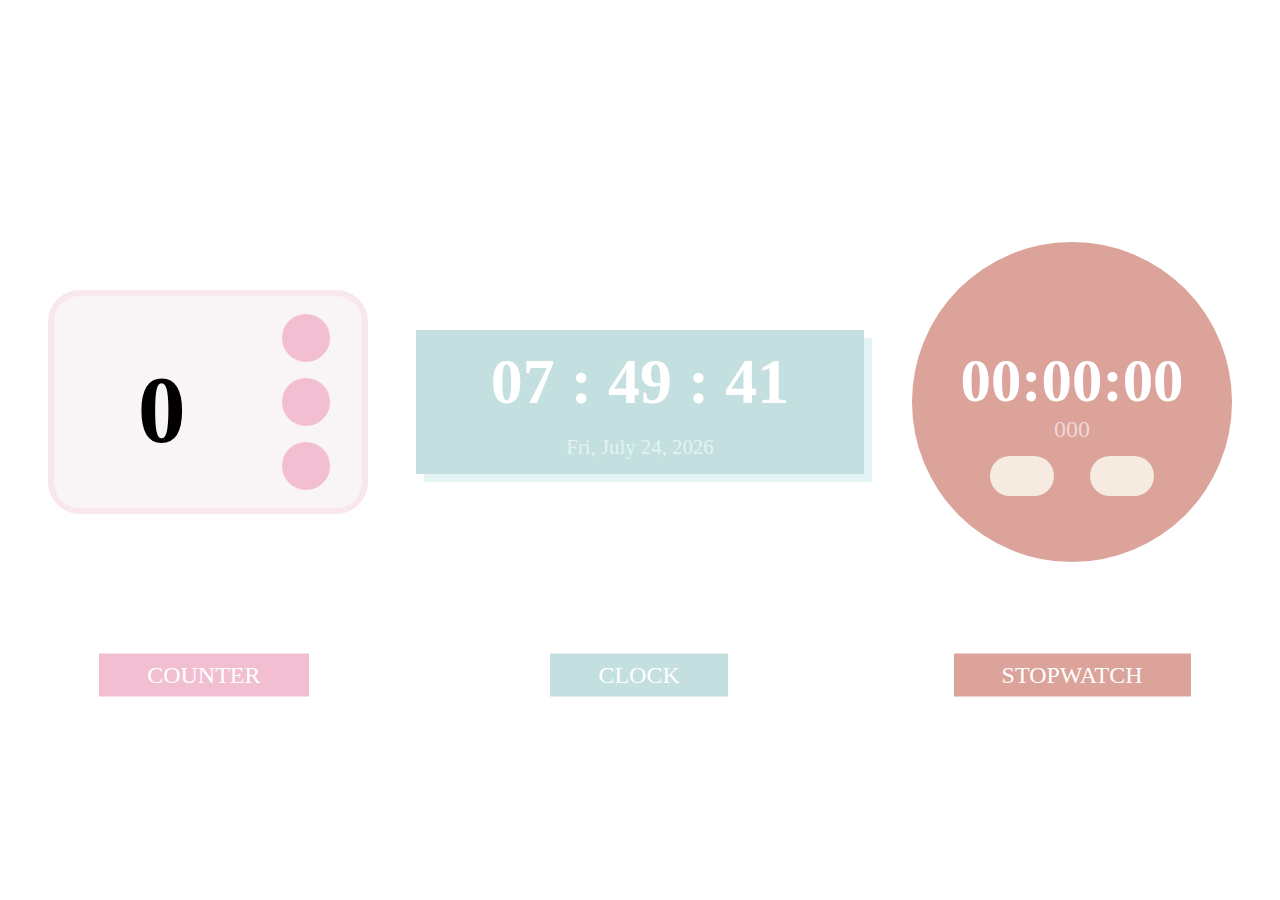
<file: counter_clock_stopwatch/index.html>
<!DOCTYPE html>
<html lang="en">
<head>
    <meta charset="UTF-8">
    <meta http-equiv="X-UA-Compatible" content="IE=edge">
    <meta name="viewport" content="width=device-width, initial-scale=1.0">
    <title>_counter_clock_stopwatch_</title>

    <link rel="stylesheet" href="https://cdnjs.cloudflare.com/ajax/libs/font-awesome/6.4.0/css/all.min.css" integrity="sha512-iecdLmaskl7CVkqkXNQ/ZH/XLlvWZOJyj7Yy7tcenmpD1ypASozpmT/E0iPtmFIB46ZmdtAc9eNBvH0H/ZpiBw==" crossorigin="anonymous" referrerpolicy="no-referrer" />
    <link rel="stylesheet" href="style.css" />
</head>
<body>
    <div class="counter-container">
        <div id="counter-div">
            <span id="count">0</span>
            <div id="counter-button-div">
                <button class="btn increase">
                    <i class="fa-solid fa-caret-up"></i>
                </button>
                <button class="btn reset">
                    <i class="fa-solid fa-repeat"></i>
                </button>
                <button class="btn decrease">
                    <i class="fa-solid fa-caret-down"></i>
                </button>
            </div>
        </div>
        <span id="name-span">COUNTER</span>
    </div>

    <div class="clock-container">
        <div id="clock-div">
            <span id="clock">00 : 00 : 00</span>
            <span id="date">asdf</span>
        </div>
        <span id="name-span">CLOCK</span>
    </div>

    <div class="stopwatch-container">
        <div id="stopwatch-div">
            <div id="time-div">
                <p id="time-p">00:00:00</p>
                <span id="time-ms">000</span>
            </div>
            <div id="stopwatch-btn">
                <button id="reset-button"><i class="fa-solid fa-minus"></i></button>
                <button id="click-button">
                    <i class="fa-solid fa-play" id="start-icon"></i>
                    <i class="fa-solid fa-pause hidden" id="pause-icon"></i>
                </button>
            </div>
        </div>
        <span id="name-span">STOPWATCH</span>
    </div>

    <script src="js/counter.js"></script>
    <script src="js/clock.js"></script>
    <script src="js/stopwatch.js"></script>
</body>
</html>
</file>
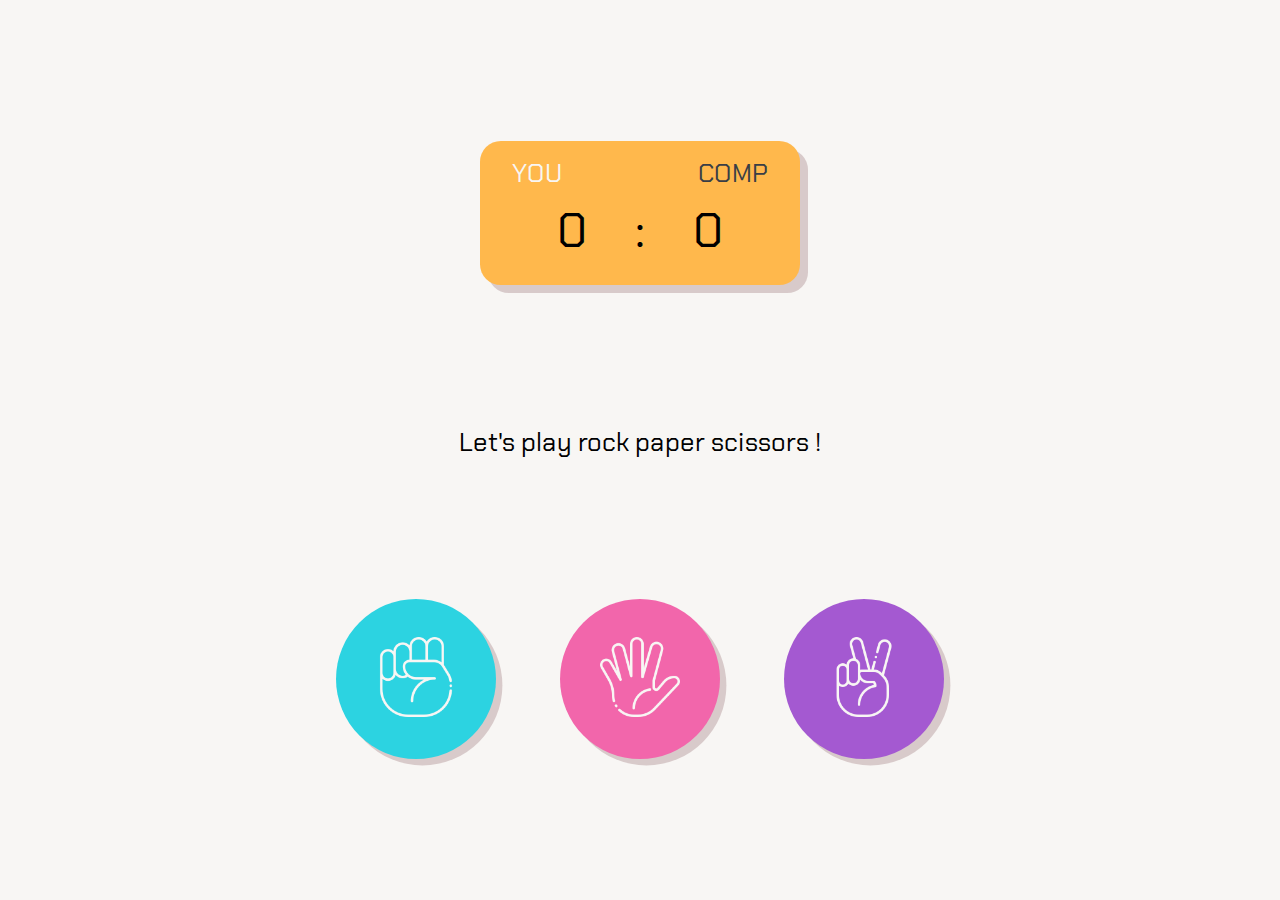
<file: rock_paper_scissors/index.html>
<!DOCTYPE html>
<html lang="en">
<head>
    <meta charset="UTF-8">
    <meta http-equiv="X-UA-Compatible" content="IE=edge">
    <meta name="viewport" content="width=device-width, initial-scale=1.0">
    <title>_rock_paper_scissors_</title>

    <link rel="stylesheet" href="style.css" />
</head>
<body>
    <div id="score-div">
        <div id="label-div">
            <p id="your-label">YOU</p>
            <p id="computer-label">COMP</p>
        </div>
        <span id="your-score">0</span> &nbsp&nbsp : &nbsp&nbsp <span id="computer-score">0</span>
    </div>
    
    <div id="result-div">
        <p>Let's play rock paper scissors !</p>
    </div>

    <div id="rps-button">
        <button class="rps-choice" id="rock">
            <img src="img/rock.png" />
        </button>
        <button class="rps-choice" id="paper">
            <img src="img/paper.png" />
        </button>
        <button class="rps-choice" id="scissors">
            <img src="img/scissors.png" />
        </button>
    </div>

    <script src="script.js"></script>
</body>
</html>
</file>
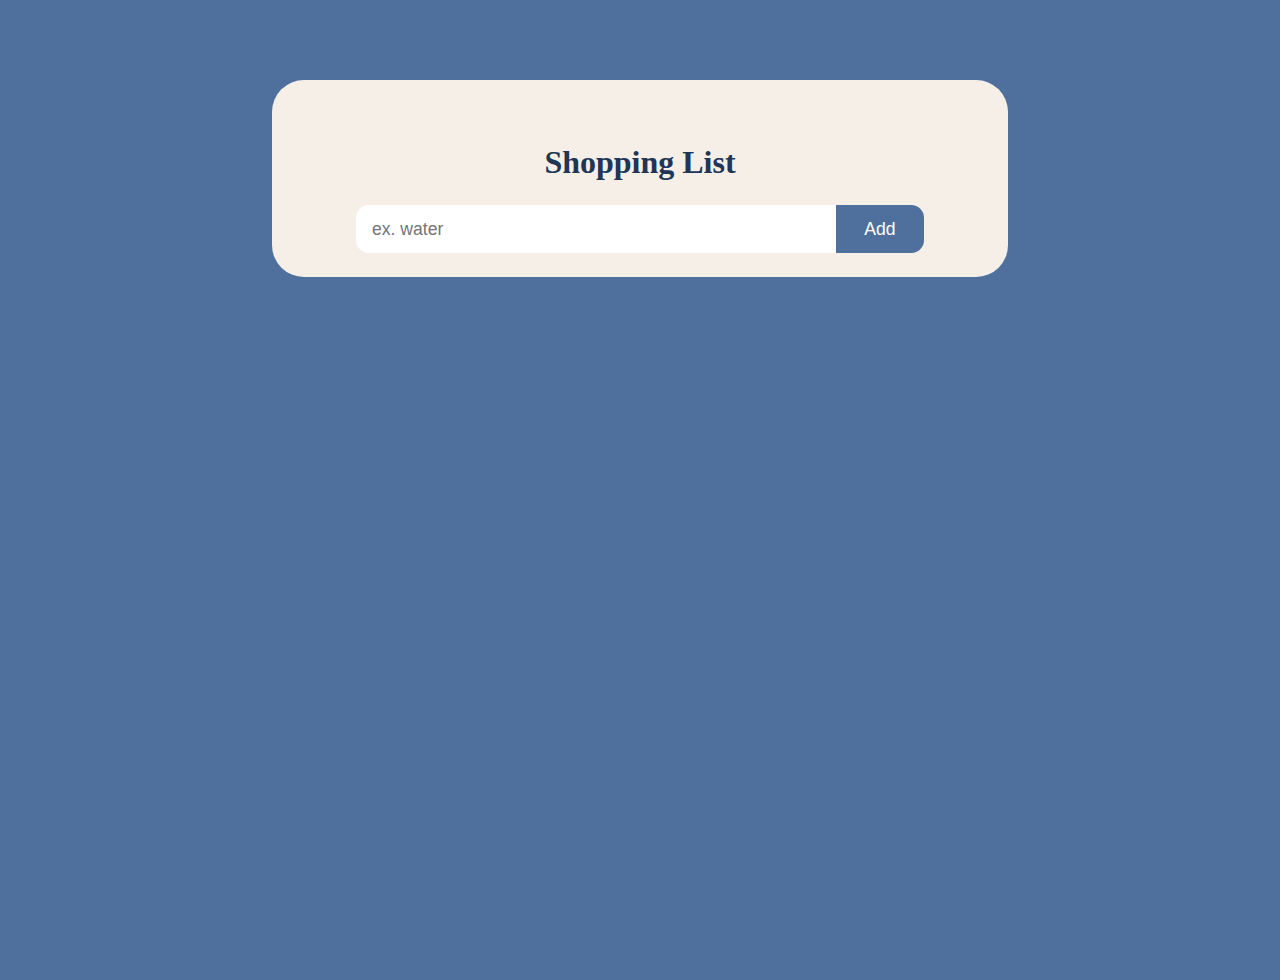
<file: shopping_list/index.html>
<!DOCTYPE html>
<html lang="en">
<head>
    <meta charset="UTF-8">
    <meta http-equiv="X-UA-Compatible" content="IE=edge">
    <meta name="viewport" content="width=device-width, initial-scale=1.0">
    <title>_shopping_list_</title>

    <link rel="stylesheet" href="https://cdnjs.cloudflare.com/ajax/libs/font-awesome/6.4.0/css/all.min.css" integrity="sha512-iecdLmaskl7CVkqkXNQ/ZH/XLlvWZOJyj7Yy7tcenmpD1ypASozpmT/E0iPtmFIB46ZmdtAc9eNBvH0H/ZpiBw==" crossorigin="anonymous" referrerpolicy="no-referrer" />
    <link rel="stylesheet" href="style.css"/>
</head>
<body>
    <div id="list-container">
        <div id="shopping-div">
            <span>Shopping List</span>
            <div id="shopping-input">
                <input id="shopping-item" type="text" placeholder="ex. water"/>
                <button id="item-button" type="button">Add</button>
            </div>
            <p id="alert-p"></p>
        </div>

        <div class="hidden" id="list-div">
            <div id="inventory-div"></div>
            <button id="clear-button" type="button">Clear</button>
        </div>
    </div>

    <script src="script.js"></script>
</body>
</html>
</file>
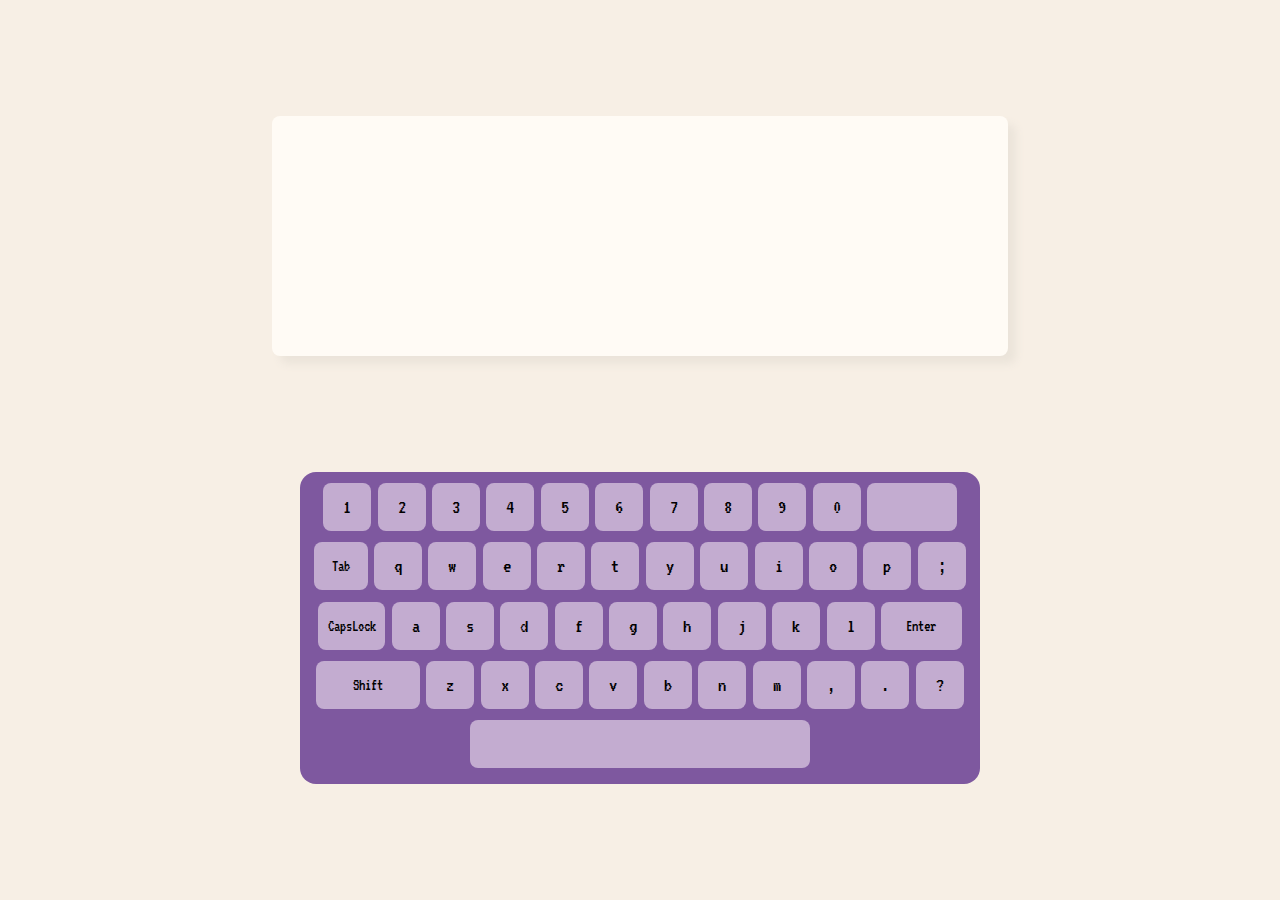
<file: virtual_keyboard/index.html>
<!DOCTYPE html>
<html lang="en">
<head>
    <meta charset="UTF-8">
    <meta http-equiv="X-UA-Compatible" content="IE=edge">
    <meta name="viewport" content="width=device-width, initial-scale=1.0">
    <title>_virtual_keyboard_</title>

    <link rel="stylesheet" href="https://cdnjs.cloudflare.com/ajax/libs/font-awesome/6.4.0/css/all.min.css" integrity="sha512-iecdLmaskl7CVkqkXNQ/ZH/XLlvWZOJyj7Yy7tcenmpD1ypASozpmT/E0iPtmFIB46ZmdtAc9eNBvH0H/ZpiBw==" crossorigin="anonymous" referrerpolicy="no-referrer" />
    <link rel="stylesheet" href="style.css"/>
</head>
<body>
    <div id="text-container"></div>
    
    <div id="keyboard-container">
        <div class="row">
            <div class="key">1</div>
            <div class="key">2</div>
            <div class="key">3</div>
            <div class="key">4</div>
            <div class="key">5</div>
            <div class="key">6</div>
            <div class="key">7</div>
            <div class="key">8</div>
            <div class="key">9</div>
            <div class="key">0</div>
            <div class="backspace"><i class="fa-solid fa-left-long"></i></div>
        </div>
        <div class="row">
            <div class="tab">Tab</div>
            <div class="key">q</div>
            <div class="key">w</div>
            <div class="key">e</div>
            <div class="key">r</div>
            <div class="key">t</div>
            <div class="key">y</div>
            <div class="key">u</div>
            <div class="key">i</div>
            <div class="key">o</div>
            <div class="key">p</div>
            <div class="key">;</div>
        </div>
        <div class="row">
            <div class="capslock">CapsLock</div>
            <div class="key">a</div>
            <div class="key">s</div>
            <div class="key">d</div>
            <div class="key">f</div>
            <div class="key">g</div>
            <div class="key">h</div>
            <div class="key">j</div>
            <div class="key">k</div>
            <div class="key">l</div>
            <div class="enter">Enter</div>
        </div>
        <div class="row">
            <div class="shift">Shift</div>
            <div class="key">z</div>
            <div class="key">x</div>
            <div class="key">c</div>
            <div class="key">v</div>
            <div class="key">b</div>
            <div class="key">n</div>
            <div class="key">m</div>
            <div class="key">,</div>
            <div class="key">.</div>
            <div class="key">?</div>
        </div>
        <div class="row">
            <div class="space"></div>
        </div>
    </div>

    <script src="script.js"></script>
</body>
</html>
</file>
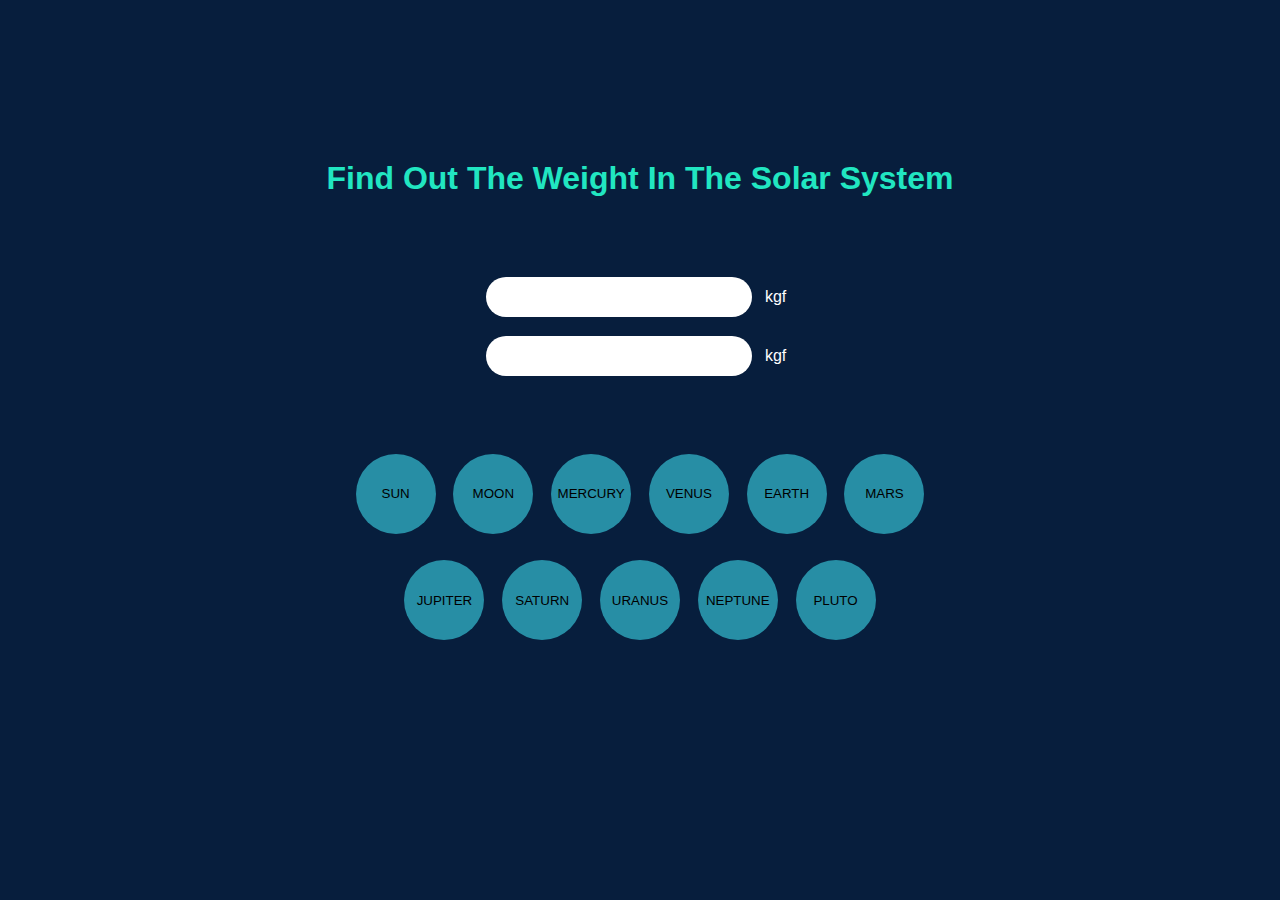
<file: weight_in_the_solar_system/index.html>
<!DOCTYPE html>
<html lang="en">
<head>
    <meta charset="UTF-8">
    <meta http-equiv="X-UA-Compatible" content="IE=edge">
    <meta name="viewport" content="width=device-width, initial-scale=1.0">
    <title>_weight_in_the_solar_system_</title>
    <link rel="stylesheet", href="style.css" />
    <link rel="stylesheet" href="https://cdnjs.cloudflare.com/ajax/libs/font-awesome/6.4.0/css/all.min.css" integrity="sha512-iecdLmaskl7CVkqkXNQ/ZH/XLlvWZOJyj7Yy7tcenmpD1ypASozpmT/E0iPtmFIB46ZmdtAc9eNBvH0H/ZpiBw==" crossorigin="anonymous" referrerpolicy="no-referrer" />
</head>
<body>
    <header>
        <h1>Find Out The Weight In The Solar System</h1>
    </header>
    <main>
        <div class="index-container">
            <div id="input-container">
                <input class="input-text" type="text">
                <label>kgf</label>
            </div>
            <div id="icon">
                <i class="fa-solid fa-angles-down"></i>
            </div>
            <div id="output-container">
                <input class="output-text" type="text" readonly>
                <label>kgf</label>
            </div>
        </div>
        <div id="btn-container">
            <div id="btn1-container">
                <button class="btn sun">SUN</button>
                <button class="btn moon">MOON</button>
                <button class="btn mercury">MERCURY</button>
                <button class="btn venus">VENUS</button>
                <button class="btn earth">EARTH</button>
                <button class="btn mars">MARS</button>
            </div>
            <div id="btn2-container">
                <button class="btn jupiter">JUPITER</button>
                <button class="btn saturn">SATURN</button>
                <button class="btn uranus">URANUS</button>
                <button class="btn neptune">NEPTUNE</button>
                <button class="btn pluto">PLUTO</button>
            </div>
        </div>
    </main>

    <script src="script.js"></script>
</body>
</html>
</file>
<file: counter_clock_stopwatch/style.css>
:root {
    --counter1: #f9f5f6;
    --counter2: #f8e8ee;
    --counter3: #fdcedf;
    --counter4: #f2bed1;

    --clock1: #f8f6f4;
    --clock2: #e3f4f4;
    --clock3: #d2e9e9;
    --clock4: #c4dfdf;

    --stopwatch1: #fefcf3;
    --stopwatch2: #f5ebe0;
    --stopwatch3: #f0d7d7;
    --stopwatch4: #dba39a;

    --name-text: #5e5e5e;
}
* {
    margin: 0;
    padding: 0;
    box-sizing: border-box;
}
body {
    min-height: 100vh;
    width: 100%;
    display: flex;
    align-items: center;
    margin-top: -3rem;
    flex-direction: row;
    justify-content: space-evenly;
}
#name-span {
    font-size: 1.5rem;
    position: absolute;
    top: 75%;
    transform: translateY(-50%);
    color: #ffffff;
    padding: 0.5rem 3rem;
}

/*counter*/
#counter-div {
    background-color: var(--counter1);
    width: 20rem;
    height: 14rem;
    align-items: center;
    display: flex;
    flex-direction: row;
    justify-content: space-between;
    border-radius: 2rem;
    border: 0.4rem solid var(--counter2);
}
#count {
    font-size: 6rem;
    font-weight: 600;
    position: relative;
    top: 35%;
    left: 35%;
    transform: translate(-50%, -60%);
}
#counter-button-div {
    display: flex;
    flex-direction: column;
    justify-content: space-between;
    margin-right: 1.5rem;
}
#counter-button-div .btn {
    width: 3rem;
    height: 3rem;
    margin: 0.5rem;
    border-radius: 50%;
    border: none;
    cursor: pointer;
    text-align: center;
    font-size: 1.3rem;
    background-color: var(--counter4);
    color: #ffffff;
}
#counter-button-div .btn:hover {
    background-color: var(--counter3);
}
.counter-container #name-span {
    background-color: var(--counter4);
    margin-left: 3.2rem;
}


/*clock*/
#clock-div {
    background-color: var(--clock4);
    width: 28rem;
    height: 9rem;
    text-align: center;
    display: flex;
    flex-direction: column;
    justify-content: space-evenly;
    box-shadow: 0.5rem 0.5rem var(--clock2);
}
#clock {
    font-size: 4rem;
    font-weight: 600;
    text-align: center;
    color: #ffffff;
}
#date {
    font-weight: 400;
    font-size: 1.3rem;
    color: var(--clock2);
}
.clock-container #name-span {
    background-color: var(--clock4);
    margin-left: 8.4rem;
}


/*stopwatch*/
#stopwatch-div {
    width: 20rem;
    height: 20rem;
    border-radius: 50%;
    background-color: var(--stopwatch4);
    text-align: center;
    display: flex;
    flex-direction: column;
}
#time-p {
    margin-top: 6.5rem;
    font-size: 3.8rem;
    font-weight: 600;
    color: #ffffff;
}
#time-ms {
    font-size: 1.5rem;
    color: var(--stopwatch3);
}
#stopwatch-btn button {
    width: 4rem;
    height: 2.5rem;
    margin: 0.8rem 1rem;
    border-radius: 2rem;
    border: none;
    background-color: var(--stopwatch2);
    color: #3b3b3b;
    cursor: pointer;
}
#stopwatch-btn button:hover {
    background-color: var(--stopwatch1);
}
#stopwatch-btn i {
    width: 100%;
    height: 100%;
    position: relative;
    top: 80%;
    left: 50%;
    transform: translate(-50%, -50%);
}
.hidden {
    display: none;
}
.stopwatch-container #name-span {
    text-align: center;
    background-color: var(--stopwatch4);
    margin-left: 2.6rem;
}
</file>
<file: rock_paper_scissors/style.css>
@import url('https://fonts.googleapis.com/css2?family=Chakra+Petch:wght@600&display=swap');

:root {
    --white: #f8f6f4;
    --white-shadow: #d8caca;
    --yellow: #ffb84c;
    --pink: #f266ab;
    --pink-click: #f693c4;
    --purple: #a459d1;
    --purple-click: #ba7fdc;
    --blue: #2cd3e1;
    --blue-click: #63dee9;
    --grey: #929aab;
    --dark-grey: #393e46;
}
* {
    margin: 0;
    padding: 0;
    box-sizing: border-box;
    font-family: 'Chakra Petch', sans-serif;
}
body {
    min-height: 100vh;
    width: 100%;
    display: flex;
    flex-direction: column;
    align-items: center;
    justify-content: space-evenly;
    background-color: var(--white);
}
#score-div {
    width: 20rem;
    height: 9rem;
    background-color: var(--yellow);
    font-size: 3rem;
    border-radius: 1.3rem;
    text-align: center;
    box-shadow: 0.5rem 0.5rem var(--white-shadow);
}
#label-div {
    display: flex;
    justify-content: space-between;
    margin: 1rem 2rem 0.6rem;
    font-size: 1.6rem;
}
#your-label {
    color: var(--white);
}
#computer-label {
    color: var(--dark-grey);
}
#result-div {
    font-size: 1.6rem;
}
#result-div p::first-letter {
    text-transform: capitalize;
}
#rps-button {
    display: flex;
    flex-direction: row;
}
.rps-choice{
    width: 10rem;
    height: 10rem;
    border-radius: 50%;
    border: none;
    margin: 0 2rem;
    box-shadow: 0.4rem 0.4rem var(--white-shadow);
    cursor: pointer;
    text-align: center;
}
.rps-choice img {
    width: 50%;
}
#rock {
    background-color: var(--blue);
}
#rock:hover {
    background-color: var(--blue-click);
}
#paper {
    background-color: var(--pink);
}
#paper:hover {
    background-color: var(--pink-click);
}
#scissors {
    background-color: var(--purple);
}
#scissors:hover {
    background-color: var(--purple-click);
}

.active-win {
    color: var(--white);
}
</file>
<file: shopping_list/style.css>
:root {
    --ivory: #f5efe7;
    --light-beige: #ede1d9;
    --beige: #d8c4b6;
    --light-blue: #7392ba;
    --blue: #4f709c;
    --deep-blue: #213555;
    --alert: #d04c76;
}
* {
    margin: 0;
    padding: 0;
    box-sizing: border-box;
}
body {
    background-color: var(--blue);
    width: 100%;
    min-height: 100vh;
    overflow: hidden;
}
#list-container {
    background-color: var(--ivory);
    width: 46rem;
    margin: 5rem auto;
    border-radius: 2rem;
    align-items: center;
    justify-content: center;
    padding: 1.5rem;
}
#shopping-div {
    text-align: center;
    padding-top: 2.5rem;
}
#shopping-div span {
    font-size: 2rem;
    font-weight: 600;
    color: var(--deep-blue);
}
#shopping-input {
    display: flex;
    flex-direction: row;
    justify-content: center;
    margin-top: 1.5rem;
}
#shopping-item {
    width: 30rem;
    height: 3rem;
    padding: 0 1rem;
    font-size: 1.1rem;
    outline: none;
    border-radius: 0.8rem 0 0 0.8rem;
    border: none;
}
#item-button {
    width: 5.5rem;
    height: 3rem;
    border-radius: 0 0.8rem 0.8rem 0;
    border: none;
    cursor: pointer;
    background-color: var(--blue);
    color: #ffffff;
    font-size: 1.1rem;
}
.alert-message {
    text-align: left;
    margin: 0.4rem 5rem 0;
    color: var(--alert);
    font-weight: 600;
    font-size: 0.9rem;
}

#list-div {
    justify-content: center;
    margin: 2rem auto;
    width: 40rem;
    height: 20rem;
    text-align: center;
}
#inventory-div {
    height: 17rem;
    border-radius: 1rem;
    background-color: var(--light-beige);
    overflow-x: hidden;
    overflow-y: auto;
}
.item-div {
    margin: 0 1.3rem;
    width: 37rem;
    height: 3rem;
    display: flex;
    flex-direction: row;
    justify-content: space-between;
    align-items: center;
    padding: 0.2rem 0;
}
.item-div:not(:last-child) {
    border-style: none none dashed;
    border-color: var(--light-blue);
}
.item-div p {
    text-transform: capitalize;
    padding: 0.5rem 1rem;
}
.item-edit input {
    width: 2.5rem;
    height: 100%;
    text-align: center;
    background-color: transparent;
    border: none;
    outline: none;
    color: var(--deep-blue);
    font-weight: 600;
}
.item-edit button{
    width: 2.5rem;
    height: 2.5rem;
    border-radius: 50%;
    background-color: transparent;
    color: var(--deep-blue);
    cursor: pointer;
    margin-left: 1rem;
    border: none;
}
.item-edit button:hover {
    background-color: var(--beige);
    color: #ffffff;
}
#clear-button {
    width: 9rem;
    height: 3rem;
    border-radius: 0.8rem;
    border: none;
    cursor: pointer;
    background-color: var(--blue);
    color: #ffffff;
    font-size: 1.1rem;
    margin: 1.2rem auto;
}
#item-button:hover, #clear-button:hover {
    background-color: var(--light-blue);
}
.hidden {
    display: none;
}
</file>
<file: virtual_keyboard/style.css>
@import url('https://fonts.googleapis.com/css2?family=VT323&display=swap');

:root {
    --light-beige: #fffbf5;
    --beige: #f7efe5;
    --light-purple: #c3acd0;
    --click-light-purple: #d2bae6;
    --purple: #7e589f;
}
* {
    margin: 0;
    padding: 0;
    box-sizing: border-box;
    font-family: 'VT323', monospace;
}
body {
    background-color: var(--beige);
    min-height: 100vh;
    width: 100%;
    display: flex;
    flex-direction: column;
    align-items: center;
    justify-content: space-evenly;
}
#text-container {
    background-color: var(--light-beige);
    width: 46rem;
    height: 15rem;
    border-radius: 0.5rem;
    box-shadow: 0.5rem 0.5rem 0.5rem #ebe4da;
    padding: 0.8rem 1.2rem;
    font-size: 1.5rem;
    overflow-y: auto;
}
#keyboard-container {
    background-color: var(--purple);
    width: 42.5rem;
    height: 19.5rem;
    border-radius: 1rem;
}
#keyboard-container .row {
    display: flex;
    align-items: center;
    justify-content: center;
    margin: 0.7rem 0;
}
#keyboard-container .key {
    width: 3rem;
    height: 3rem;
    margin: auto 0.2rem;
    background-color: var(--light-purple);
    text-align: center;
    line-height: 3rem;
    border-radius: 0.5rem;
    font-size: 1.3rem;
    cursor: pointer;
} 
#keyboard-container .backspace,
.tab,
.capslock,
.enter,
.shift,
.space {
    background-color: var(--light-purple);
    border-radius: 0.5rem;
    height: 3rem;
    line-height: 3rem;
    text-align: center;
    margin: 0 0.2rem;
    cursor: pointer;
}
#keyboard-container .backspace {
    padding: 0 2.8rem;
}
#keyboard-container .tab {
    padding: 0 1.1rem;
}
#keyboard-container .capslock {
    padding: 0 0.6rem;
}
#keyboard-container .enter {
    padding: 0 1.6rem;
}
#keyboard-container .shift {
    padding: 0 2.3rem
}
#keyboard-container .space {
    width: 50%;
}
#keyboard-container .key:hover,
.backspace:hover,
.tab:hover,
.capslock:hover,
.enter:hover,
.shift:hover,
.space:hover {
    background-color: var(--click-light-purple) !important;
} 
.active-click {
    background-color: var(--click-light-purple);
}
</file>
<file: weight_in_the_solar_system/style.css>
/*
background: #071e3d
title: #21e6c1
text: #278ea5
etc: #1f4287
*/
* {
    padding: 0;
    margin: 0;
    box-sizing: border-box;
    font-family: "consolas", sans-serif;
}
body {
    background-color: #071e3d;
    text-align: center;
    justify-content: center;
}
header {
    margin: 10em auto 5em;
    text-align: center;
    color: #21e6c1;
}
.index-container input {
    border: none;
    outline: none;
    width: 20em;
    height: 3em;
    padding: 0.5em 1.5em;
    border-radius: 2em;
}
.index-container input:focus {
    outline: 0.2em solid #278ea5;
}
#icon {
    color: #ffffff;
    font-size: 1.5em;
    margin: 0.8em;
}
.index-container label {
    color: #ffffff;
    padding: 0 0.5em;
}
#btn-container {
    margin-top: 4em;
}
#btn-container button {
    border: none;
    margin: 1em 0.5em;
    background-color: #278ea5;
    width: 6em;
    height: 6em;
    cursor: pointer;
    border-radius: 3em;
}
</file>
